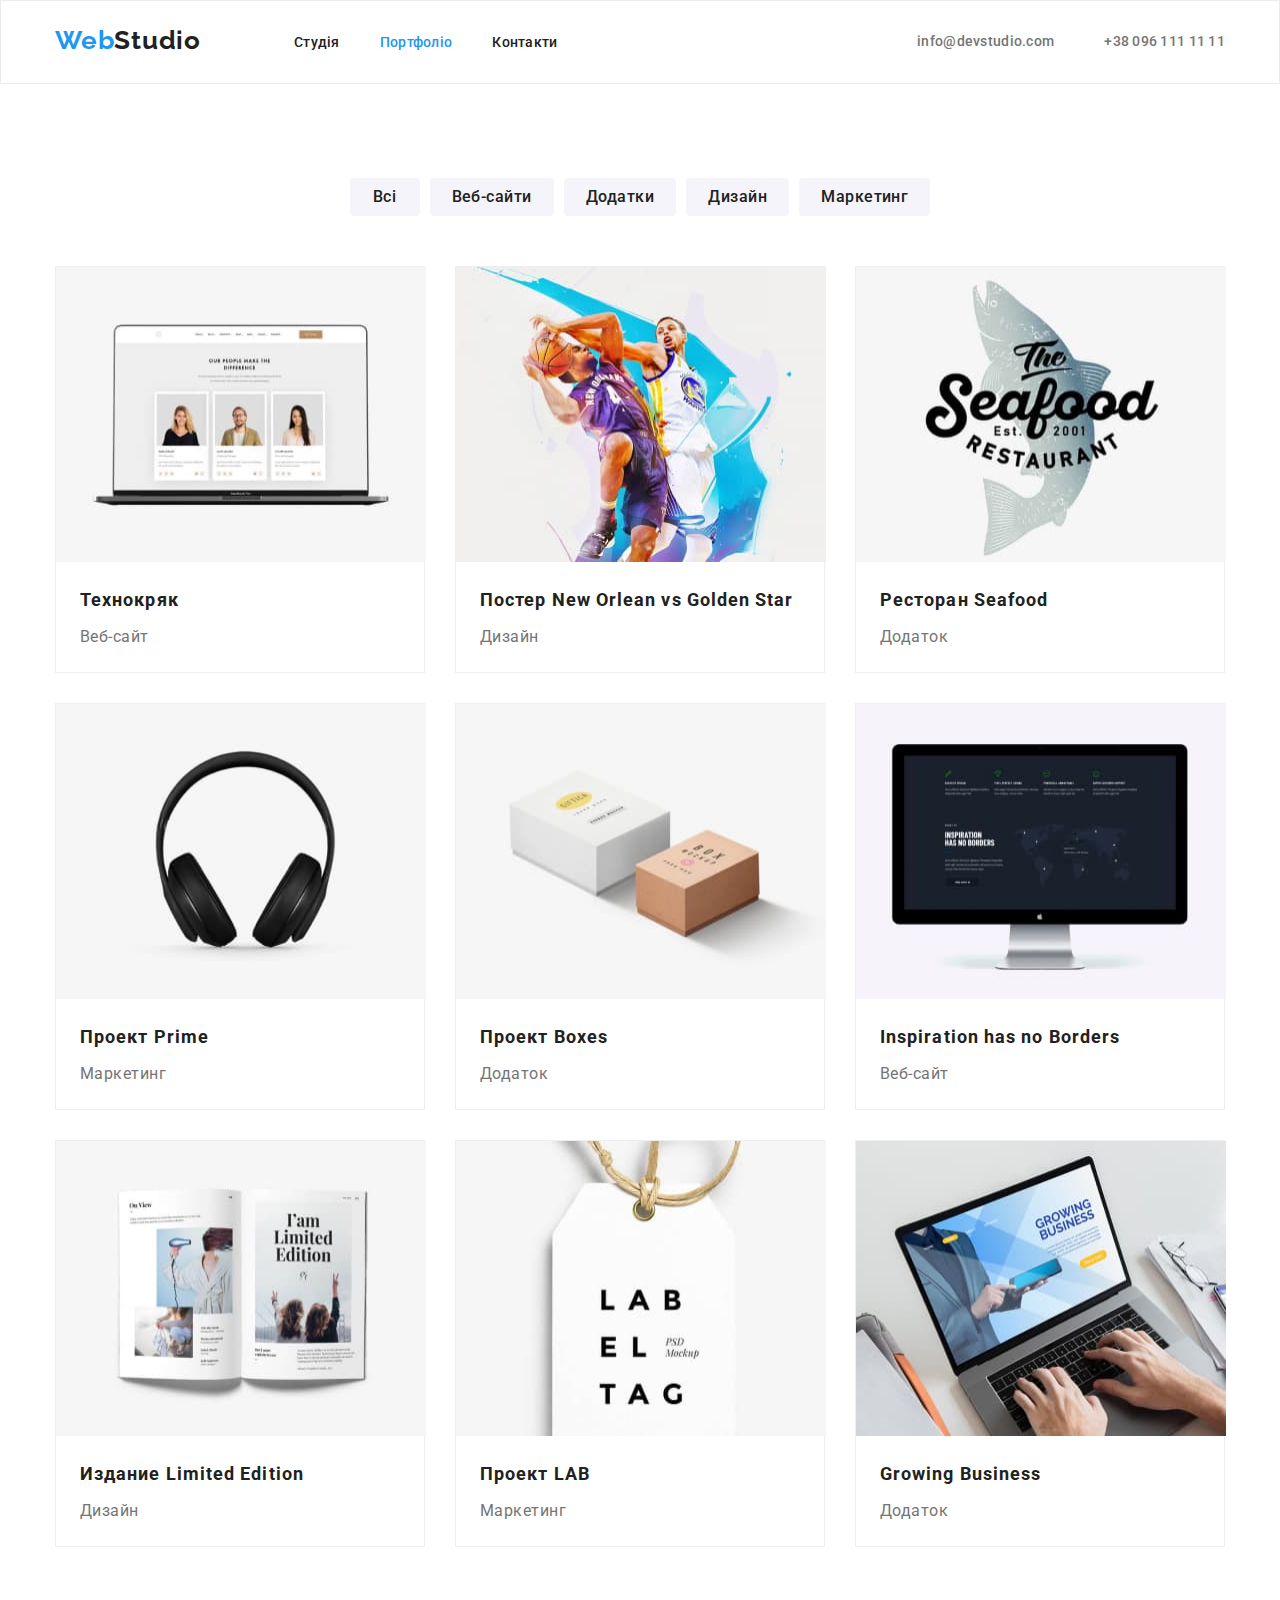
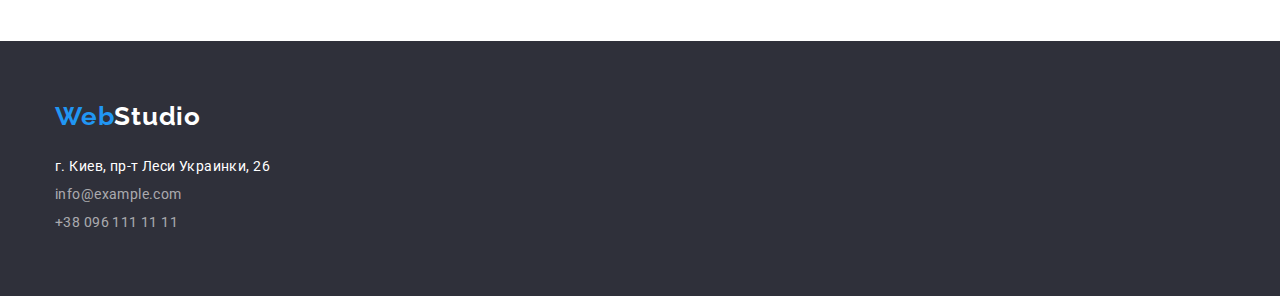
<file: portfolio.html>
<!DOCTYPE html>
<html lang="uk">

<head>
    <meta charset="UTF-8">
    <meta http-equiv="X-UA-Compatible" content="IE=edge">
    <meta name="viewport" content="width=device-width, initial-scale=1.0">
    <link rel="preconnect" href="https://fonts.googleapis.com">
    <link rel="preconnect" href="https://fonts.gstatic.com" crossorigin>
    <link href="https://fonts.googleapis.com/css2?family=Raleway:wght@700&family=Roboto:wght@400;500;700;900&display=swap"
        rel="stylesheet">
    <link rel="stylesheet" href="https://cdnjs.cloudflare.com/ajax/libs/modern-normalize/1.1.0/modern-normalize.min.css">
    <link rel="stylesheet" href="./styles/styles.css">
    <title>Document</title>

</head>
<body>
    <header class="page-header"> <!--Header of site-->
        <div class="container page-header-container">
            <nav class="page-nav">
                <a class="logo link" href="./index.html"> <span class="word-web">Web</span>Studio</a>
                <ul class="menu list">
                    <li class="menu-item"> <a class="link menu-link" href="./index.html">Студія</a> </li>
                    <li class="menu-item"> <a class="link menu-link current" href="./portfolio.html">Портфоліо</a> </li>
                    <li class="menu-item"> <a class="link menu-link" href="./index.html">Контакти</a> </li>
                </ul>
            </nav>
            <a class="link contact-mail" href="mailto:info@devstudio.com"> info@devstudio.com</a>
            <a class="link contact-number" href="tel:+380961111111">+38 096 111 11 11</a>
        </div> 
    </header>
    <main class="page-main-portfolio"> <!--Main of the site-->
        <section class="main-portfolio-filters">
            <div class="container">
            <h1 class="visually-hidden">Портфоліо</h1>
            <ul class="main-button-list list">
                <li class="button-list"><button class="main-filt-button current" type="button">Всі</button></li>
                <li class="button-list"><button class="main-filt-button current" type="button">Веб-сайти</button></li>
                <li class="button-list"><button class="main-filt-button current" type="button">Додатки</button></li>
                <li class="button-list"><button class="main-filt-button current" type="button">Дизайн</button></li>
                <li class="button-list"><button class="main-filt-button current" type="button">Маркетинг</button></li>
            </ul>
            <ul class="list portfolio-list ">
                <li class="portf-items">
                    <a href="" class="link">
                    <img src="./images/portfolio/leptop1.jpg" alt="Технокряк" width="370" height="295">
                        <div class="portf-items-styles">
                            <h2 class="portf-items-name">Технокряк</h2>
                            <p class="portf-items-description">Веб-сайт</p>
                        </div>
                    </a>
                </li>
                <li class="portf-items">
                    <a href="" class="link">
                    <img src="./images/portfolio/basketball.jpg" alt="баскетбол" width="370" height="295">
                        <div class="portf-items-styles">
                            <h2 class="portf-items-name">Постер <span lang="en">New Orlean vs Golden Star</span> </h2>
                            <p class="portf-items-description">Дизайн</p>
                        </div>
                    </a>
                </li>
                <li class="portf-items">
                    <a href="" class="link">
                    <img src="./images/portfolio/imgseafood.jpg" alt="сеафуд" width="370" height="295">
                        <div class="portf-items-styles"> 
                            <h2 class="portf-items-name">Ресторан <span lang="en">Seafood</span></h2>
                            <p class="portf-items-description">Додаток</p>
                        </div>
                    </a>
                </li>
                <li class="portf-items">
                    <a href="" class="link">
                    <img src="./images/portfolio/imgheadpphones.jpg" alt="проект прайм" width="370" height="295">
                        <div class="portf-items-styles"> 
                            <h2 class="portf-items-name">Проект  <span lang="en">Prime</span></h2>
                            <p class="portf-items-description">Маркетинг</p>
                        </div>
                    </a>
                </li>
                <li class="portf-items">
                    <a href="" class="link">
                    <img src="./images/portfolio/imgblocks.jpg" alt="коробки" width="370" height="295">
                        <div class="portf-items-styles"> 
                            <h2 class="portf-items-name">Проект <span lang="en">Boxes</span></h2>
                            <p class="portf-items-description">Додаток</p>
                        </div>
                    </a>
                </li>
                <li class="portf-items">
                    <a href="" class="link">
                    <img src="./images/portfolio/imgscrean.jpg" alt="монітор" width="370" height="295">
                        <div class="portf-items-styles"> 
                            <h2 class="portf-items-name" lang="en">Inspiration has no Borders</h2>
                            <p class="portf-items-description">Веб-сайт</p>
                        </div>
                    </a>
                </li>
                <li class="portf-items">
                    <a href="" class="link">
                    <img src="./images/portfolio/imgbook.jpg" alt="книжка" width="370" height="295">
                        <div class="portf-items-styles"> 
                            <h2 class="portf-items-name">Издание <span lang="en" >Limited Edition</span> </h2>
                            <p class="portf-items-description">Дизайн</p>
                        </div>
                    </a>
                </li>
                <li class="portf-items">
                    <a href="" class="link">
                    <img src="./images/portfolio/imglabel.jpg" alt="лейба" width="370" height="295">
                        <div class="portf-items-styles">  
                            <h2 class="portf-items-name">Проект <span lang="en">LAB</span> </h2>
                            <p class="portf-items-description">Маркетинг</p>
                        </div>
                    </a>
                </li>
                <li class="portf-items">
                    <a href="" class="link">
                    <img src="./images/portfolio/imglaptop2.jpg" alt="ноутбук2" width="370" height="295">
                        <div class="portf-items-styles"> 
                            <h2 class="portf-items-name" lang="en">Growing Business</h2>
                            <p class="portf-items-description">Додаток</p>
                        </div>
                    </a>
                </li>
            </ul>
            </div>
        </section>
        
        
    </main>
    <footer class="page-footer">    <!--Footer-->
        <div class="container">
            <a class="footer-logo link" href="./index.html"><span class="word-web">Web</span>Studio</a>
            <address class="footer-adress">
                <ul class="list link footer-adress-list">
                    <li class="footer-adress-map">г. Киев, пр-т Леси Украинки, 26</li>
                    <li><a class="link footer-contact-mail" href="mailto:info@example.com">info@example.com</a></li>
                    <li><a class="link footer-contact-number" href="tel:+380961111111">+38 096 111 11 11</a></li>
                </ul>
            </address>
        </div>
    </footer>

</body>

</html>
</file>
<file: styles/styles.css>
:root {
--primary-font: 'Roboto', sans-serif;
--secondary-font: 'Raleway', sans-serif;
--accent-color:#2196F3;
--primary-text-color-dark-theme: #FFFFFF;
--primary-text-color-light-theme: #212121;
--secondary-text-color-dark-theme: color: rgba(255, 255, 255, 0.6);
--secondary-text-color-light-theme: #757575;

}

h1,h2,h3,h4,h5,h6,p,li,ul,p {
    margin-top: 0;
    margin-bottom: 0;
    padding: 0;
}

button {
    cursor: pointer;
}

img {
    display: block;
}

.menu-link.current {
    color:var(--accent-color);
}

/*main styles*/

/* відміна підкреслення у посилання */
.link{
    text-decoration: none;
}

/* відміна маркерів*/
.list {
    list-style: none;
}

body {
    color:var(--primary-text-color-light-theme);
    font-family:var(--primary-font);
}

.container {
    width: 1200px;
    margin-left: auto;
    margin-right: auto;
    padding-left: 15px;
    padding-right: 15px;

}
.section {
    padding: 94px 0;
}


/*==============HEADER===========*/

.page-header {
    align-content: center;
    border: 1px solid #ECECEC;

}

.page-header-container{
    display: flex;
    align-items: center;
    justify-content: space-between;

}

.page-nav {
    display: flex;
    
}

.logo {
    margin-top: 24px;
    margin-bottom: 25px;
    margin-right: 93px;

    font-family:var(--secondary-font);
    font-weight: 700;
    font-size: 26px;
    letter-spacing: 0.03em;
    line-height: 1.19;

    color:var(--primary-text-color-light-theme);
}

.logo:focus,
.word-web {
    color:var(--accent-color);
}

.menu {
    display: flex;
    align-items: center;
}

.menu-item:not(:last-child) {
    margin-right: 40px;
}

/*.menu .item:not(:last-child) {
    margin-right: 40px;
}*/


.menu-link {
    padding-top: 32px;
    padding-bottom: 32px;
    font-family:var(--primary-font);
    font-style: normal;
    font-weight: 500;
    font-size: 14px;
    line-height: 1.29;
    letter-spacing: 0.02em;
    color:var(--primary-text-color-light-theme);
    display: block;
}

.menu-link:hover,
.menu-link:focus {
    color:var(--accent-color);
}

.contact-mail,
.contact-number {
    display: block;
    padding: 32px 0;
    font-weight: 500;
    font-size: 14px;
    line-height: 1.14;
    letter-spacing: 0.02em;
    color:var(--secondary-text-color-light-theme);
    
}

.contact-mail {
    margin-left: auto;
    margin-right: 50px;
}

.contact-mail:hover,:focus {
    color:var(--accent-color);
}
.contact-number:hover,:focus {
    color:var(--accent-color);
}


/*==============/HEADER===========*/

/*==============MAIN===========*/

/*==============STUDIO===========*/
.visually-hidden {
       position: absolute;
       width: 1px;
       height: 1px;
       margin: -1px;
       padding: 0;
       overflow: hidden;
       border: 0;
       clip: rect(0 0 0 0);
       
   }

.main-section{

}

.hero {
    padding: 200px 0;
    margin: 0 auto;
    max-width: 1600px;
background-color: rgba(47, 48, 58, 0.4);;
text-align: center;
background-image: url(/images/);

}

.main-title {
    margin: 0 auto;

    margin-bottom: 30px;
    max-width: 650px;

    font-weight: 900;
    font-size: 44px;
    line-height: 1.36;
    text-align: center;
    letter-spacing: 0.06em;
    text-transform: uppercase;
    color: var(--primary-text-color-dark-theme);
}

.order-button{

    padding: 10px 32px;
    background-color:var(--accent-color);
    font-weight: 700;
        font-size: 16px;
        line-height: 1.87;
        letter-spacing: 0.06em;
        color: #FFFFFF;
        cursor: pointer;
        border-style: none;
        box-shadow: 0px 4px 4px rgba(0, 0, 0, 0.15);
            border-radius: 4px;
}

.order-button:hover,
.order-button:focus {
    background-color: #188CE8;
}


            /*Our features*/

.main-features-list {
    display: flex;
    justify-content: space-between;

}

.features-list {
    min-height: 100px;
    max-width: 270px;
}

.features-list::before {
    margin-bottom: 10px;
    display: block;
    outline: 1px solid red;
    content: "";
    background-color: #F5F4FA;
    height: 120px;
}

.features-list:not(:last-child) {
    margin-right: 30px;
}


.features-title{
    margin-bottom: 10px;

    

    font-weight: 700;
        font-size: 14px;
        line-height: 1.14;
        letter-spacing: 0.03em;
        text-transform: uppercase;
        color:var(--primary-text-color-light-theme);
}

.description-features-title {
    font-weight: 400;
        font-size: 14px;
        line-height: 1.71;
        letter-spacing: 0.03em;
        color: var(--secondary-text-color-light-theme);
}



            /*What are we doing*/

.our-job {
    padding-bottom: 94px;
}

.h2-fonts {
    font-weight: 700;
    font-size: 36px;
    line-height: 1.16;
    text-align: center;
    letter-spacing: 0.03em;

    color: var(--primary-text-color-light-theme);
}

.photo-list {
    margin-top: 50px;
    display: flex;
    justify-content: space-between;
}

.img-list {

}

.img-list:not(:last-child) {
    margin-right: 30px;
}



            /*Our team*/

.main-team-section {
    background: #F5F4FA;
    padding-top: 94px;
    padding-bottom: 94px;
}

.our-team {
    margin-bottom: 50px;
}

.employees {
    display: flex;
    flex-wrap: wrap;
    /*gap: 30px;*/
}

.employees-card {
    box-shadow: 0px 1px 3px rgba(0, 0, 0, 0.12), 0px 1px 1px rgba(0, 0, 0, 0.14), 0px 2px 1px rgba(0, 0, 0, 0.2);
    border-top: none;
}

.employees-card:not(:nth-child(4n)) {
    margin-right: 30px;

}

.employees-card:not(:nth-last-child(-n+4)) {
    margin-bottom: 30px;
}

.images {

}

.employee-border {
    background-color: #FFFFFF;
    border-radius: 0px 0px 4px 4px;
    padding-top: 30px;
    padding-bottom: 30px;
}

.nammes {
    margin-bottom: 10px;
    font-weight: 500;
    font-size: 16px;
    line-height: 1.18;
    text-align: center;
    letter-spacing: 0.03em;
    color: var(--primary-text-color-light-theme);
}

.their-job {
    font-weight: 400;
    font-size: 16px;
    line-height: 1.18;
    text-align: center;
    letter-spacing: 0.03em;
    color: var(--secondary-text-color-light-theme);
}
/*==============/STUDIO===========*/


/*=============PORTFOLIO=============*/
.page-main-portfolio{

}


.main-portfolio-filters {
    padding: 94px 0px;
}

.main-button-list {
    display: flex;
    justify-content: center;
    margin-bottom: 50px;
}

.button-list {

}

.button-list:not(:last-child) {
    margin-right: 10px;
}

.main-filt-button {
        display: block;
        border-radius: 4px;
        border: 1px solid transparent;
        min-width: 70px;
        padding: 6px 22px;
        text-align: center;

        font-family:var(--primary-font);
        font-weight: 500;
        font-size: 16px;
        line-height: 1.62;
        letter-spacing: 0.03em;
        color:var(--primary-text-color-light-theme);
        background: #F5F4FA;
        border-style: none;
}






.main-filt-button:hover,
.main-filt-button:focus {
    border-style: none;
    color: #FFFFFF;
    background-color:var(--accent-color);
    box-shadow: 0px 3px 1px rgba(0, 0, 0, 0.1), 0px 1px 2px rgba(0, 0, 0, 0.08), 0px 2px 2px rgba(0, 0, 0, 0.12);
    border-radius: 4px;
}

.portfolio-list {
    display: flex;
    flex-wrap: wrap;

}



.portf-items {
    margin-bottom: 30px;
    background: #FFFFFF;
    border: 1px solid #EEEEEE;
    max-width: 370px;

}

.portf-items:nth-last-child(-n+3) {
    margin-bottom: 0;
}

.portf-items:not(:nth-child(3n)) {
    margin-right: 30px;}

.portf-items-styles {
    padding: 20px 24px;    
}    

.portf-items-name {
margin-bottom:  4px;
    font-weight: 700;
        font-size: 18px;
        line-height: 2;    
        letter-spacing: 0.06em;
        color: var(--primary-text-color-light-theme);
}

.portf-items-description {
    font-weight: 400;
        font-size: 16px;
        line-height: 1.87;    
        letter-spacing: 0.03em;
        color: var(--secondary-text-color-light-theme);
}



/*==============/MAIN===========*/



/*==============FOOTER===========*/

.page-footer {
    background: #2F303A;
    padding: 60px 0px;
}

.footer-logo {
    display:inline-block;

    margin-bottom: 20px;

    font-family: var(--secondary-font);
    font-weight: 700;
    font-size: 26px;
    letter-spacing: 0.03em;
    line-height: 1.19;
    color: var(--primary-text-color-dark-theme);
}

.footer-adress {

    font: var(--primary-font);
    font-weight: 400;
        font-size: 14px;
        line-height: 2;
        letter-spacing: 0.03em;
    color:var(--primary-text-color-dark-theme);

}

.footer-adress-map {
    font: var(--primary-font);
    color: var(--primary-text-color-dark-theme);
}

.footer-adress-list {

}

.footer-contact-mail,
.footer-contact-number {
    margin-bottom: 9px;
    font-weight: 400;
    font-size: 14px;
    line-height: 1.71;
    letter-spacing: 0.03em;
    color: rgba(255, 255, 255, 0.6);
}




/*==============/FOOTER===========*/


.overlay {
    max-width: ;
    min-height: ;
    margin-left: auto;
    margin-right: auto;
    outline: 1px solid black;

    background-image: linear-gradient() 
    url();
    background-repeat: no-repeat;
    background-position: center;
    background-size: cover;
}

.button1 {
    display: inline-flex;
    align-items: center;
    padding: 10px 20px;
    background-color: teal;
    border-radius: 3px;
    text-decoration: none;
    cursor: pointer;
}

.button1::before (до контенту) {
    width: ;
    height: ;
    background-color: ;
    background-image: url();
    border-style: contain;

}

.botton2 {
    display: inline-block;
    height: 50px;
    width: 50px;
    background-image: url();
    background-color: ;
    background-size: 20px;
    background-repeat: no-repeat;
    background-position: center;
    border-radius: 50%;    
}
</file>
